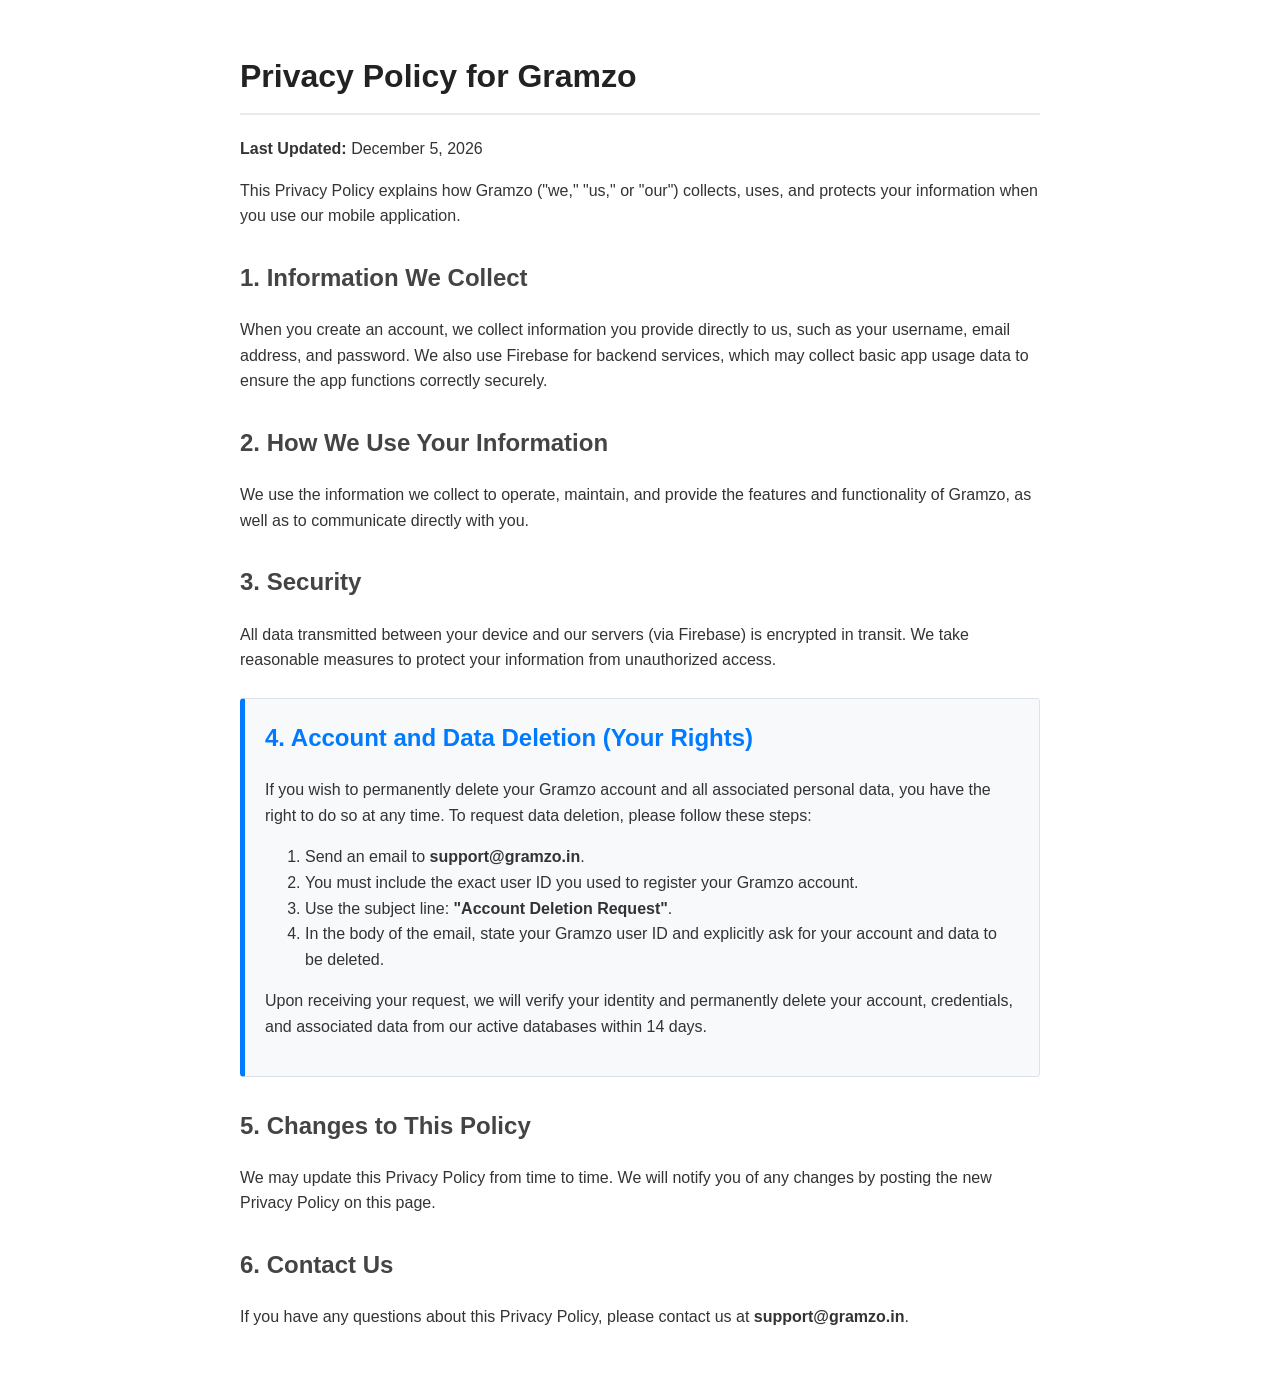
<file: Privacy.html>
<!DOCTYPE html>
<html lang="en">
<head>
    <meta charset="UTF-8">
    <meta name="viewport" content="width=device-width, initial-scale=1.0">
    <title>Gramzo - Privacy Policy & Data Deletion</title>
    <style>
        body {
            font-family: -apple-system, BlinkMacSystemFont, "Segoe UI", Roboto, Helvetica, Arial, sans-serif;
            line-height: 1.6;
            color: #333;
            max-width: 800px;
            margin: 0 auto;
            padding: 30px 20px;
        }
        h1 { color: #222; border-bottom: 2px solid #eaeaea; padding-bottom: 10px; }
        h2 { color: #444; margin-top: 30px; }
        p, li { font-size: 16px; }
        .deletion-box {
            background-color: #f8f9fa;
            border: 1px solid #dee2e6;
            border-left: 5px solid #007bff;
            padding: 20px;
            margin: 25px 0;
            border-radius: 4px;
        }
        .deletion-box h2 { margin-top: 0; color: #007bff; }
    </style>
</head>
<body>

    <h1>Privacy Policy for Gramzo</h1>
    <p><strong>Last Updated:</strong> <span id="current-date"></span></p>
    
    <script>
        document.getElementById('current-date').textContent = new Date().toLocaleDateString('en-US', { year: 'numeric', month: 'long', day: 'numeric' });
    </script>

    <p>This Privacy Policy explains how Gramzo ("we," "us," or "our") collects, uses, and protects your information when you use our mobile application.</p>

    <h2>1. Information We Collect</h2>
    <p>When you create an account, we collect information you provide directly to us, such as your username, email address, and password. We also use Firebase for backend services, which may collect basic app usage data to ensure the app functions correctly securely.</p>

    <h2>2. How We Use Your Information</h2>
    <p>We use the information we collect to operate, maintain, and provide the features and functionality of Gramzo, as well as to communicate directly with you.</p>

    <h2>3. Security</h2>
    <p>All data transmitted between your device and our servers (via Firebase) is encrypted in transit. We take reasonable measures to protect your information from unauthorized access.</p>

    <!-- THIS IS THE CRUCIAL SECTION FOR GOOGLE PLAY -->
    <div class="deletion-box" id="account-deletion">
        <h2>4. Account and Data Deletion (Your Rights)</h2>
        <p>If you wish to permanently delete your Gramzo account and all associated personal data, you have the right to do so at any time. To request data deletion, please follow these steps:</p>
        <ol>
            <li>Send an email to <strong>support@gramzo.in</strong>.</li>
            <li>You must include the exact user ID you used to register your Gramzo account.</li>
            <li>Use the subject line: <strong>"Account Deletion Request"</strong>.</li>
            <li>In the body of the email, state your Gramzo user ID and explicitly ask for your account and data to be deleted.</li>
        </ol>
        <p>Upon receiving your request, we will verify your identity and permanently delete your account, credentials, and associated data from our active databases within 14 days.</p>
    </div>

    <h2>5. Changes to This Policy</h2>
    <p>We may update this Privacy Policy from time to time. We will notify you of any changes by posting the new Privacy Policy on this page.</p>

    <h2>6. Contact Us</h2>
    <p>If you have any questions about this Privacy Policy, please contact us at <strong>support@gramzo.in</strong>.</p>

</body>
</html>
</file>
